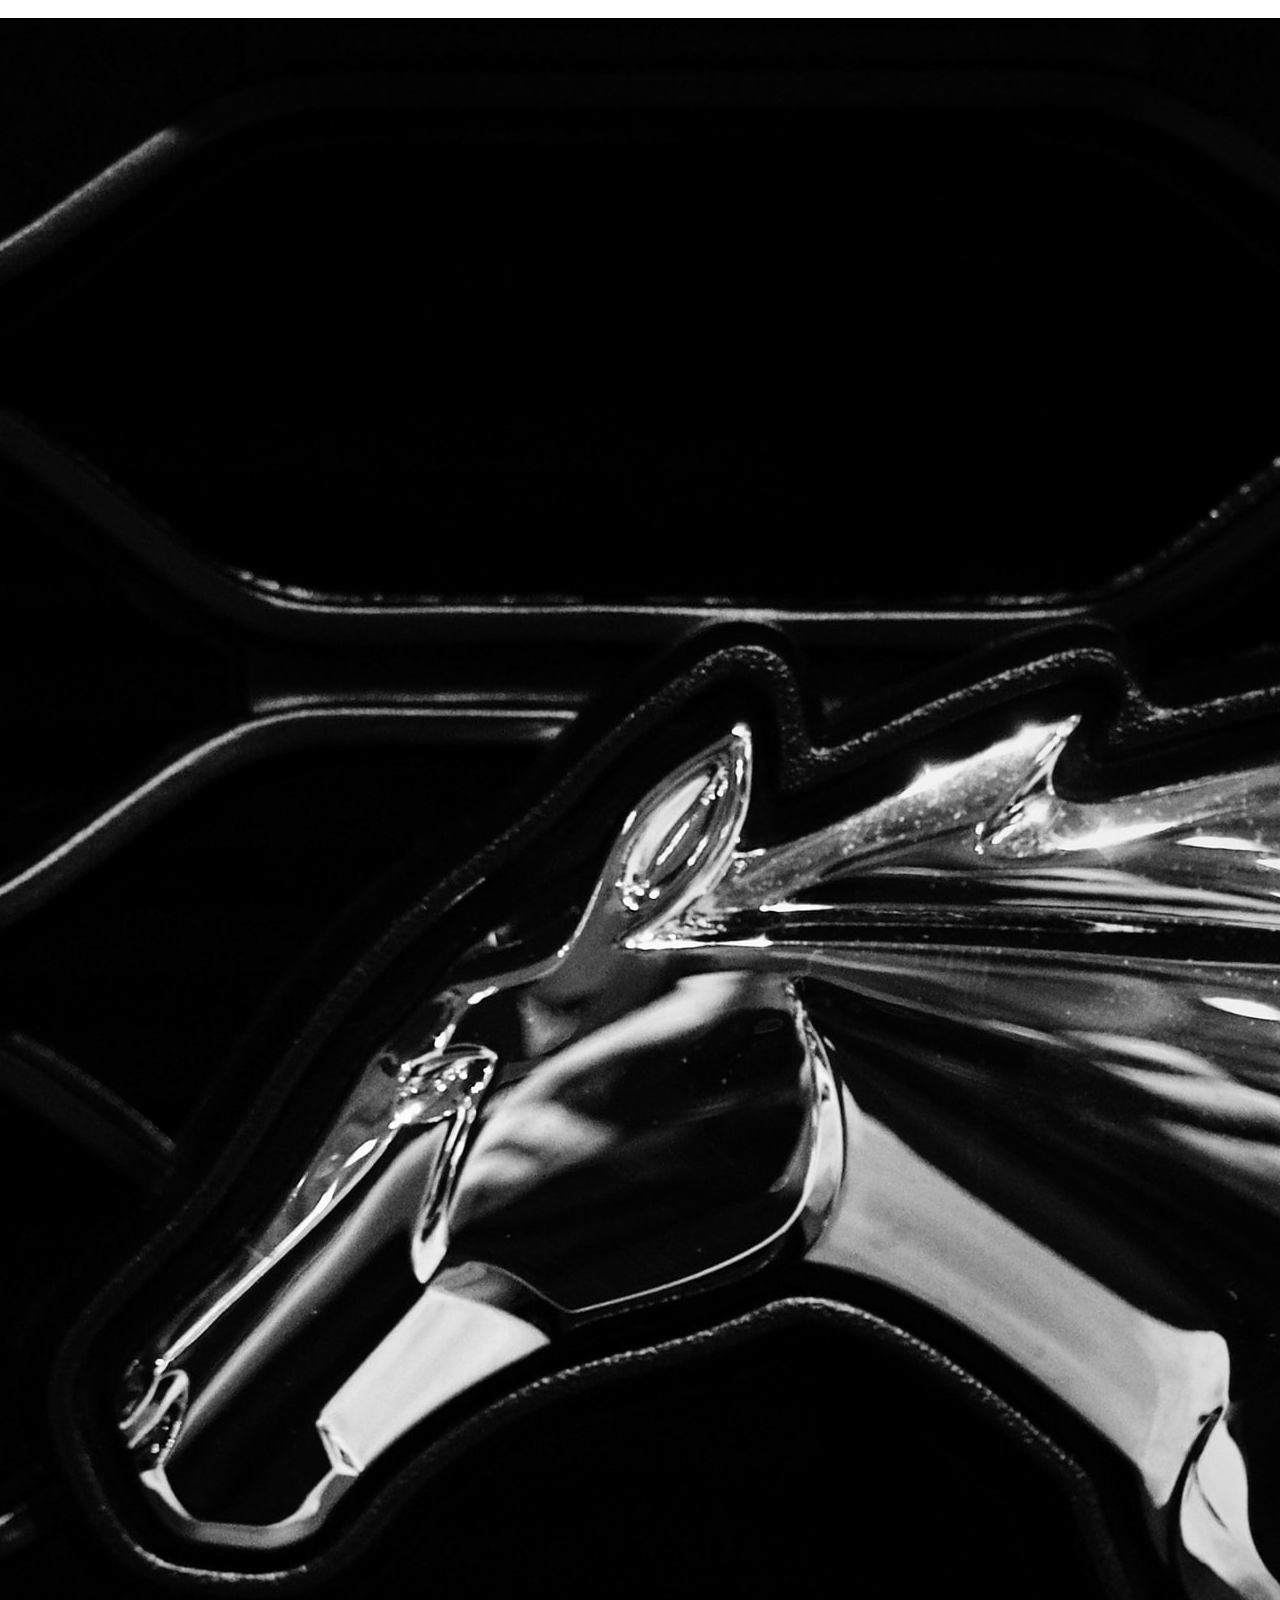
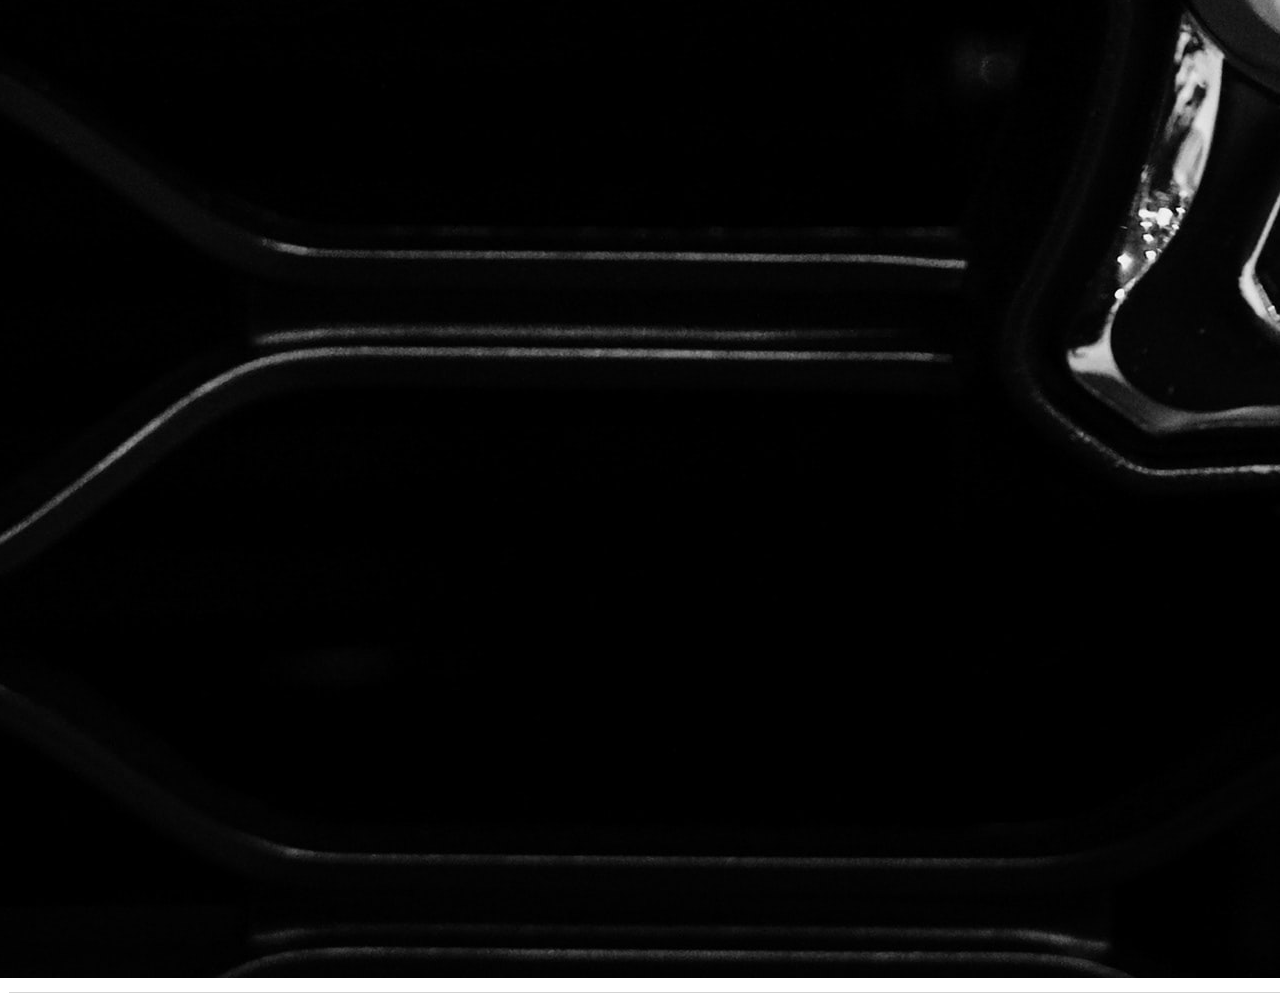
<file: index.html>
<!DOCTYPE html>
<head>
    <title>LUIS CREATION</title>
    <link href="style.css" rel="stylesheet">
</head>
<body>
    <section class="nav">
    
        <div class="navbrand">
            <img src="./images/denin-lawley-HaziTVzN4CU-unsplash (1).jpg">
        </div>
        <ul class="nav-links">
            <li class="nav-link">
              <a href="index.html">home</a>
            </li>
            <li class="nav-link">
              <a href="information.html">information</a>
            </li>
            <li class="nav-link">
              <a href="about.html">about us</a>
            </li>
        </ul>
        <div class="navbar-action">
            <button>Sign up</button>
        </div>
    </section>
</body>
</file>
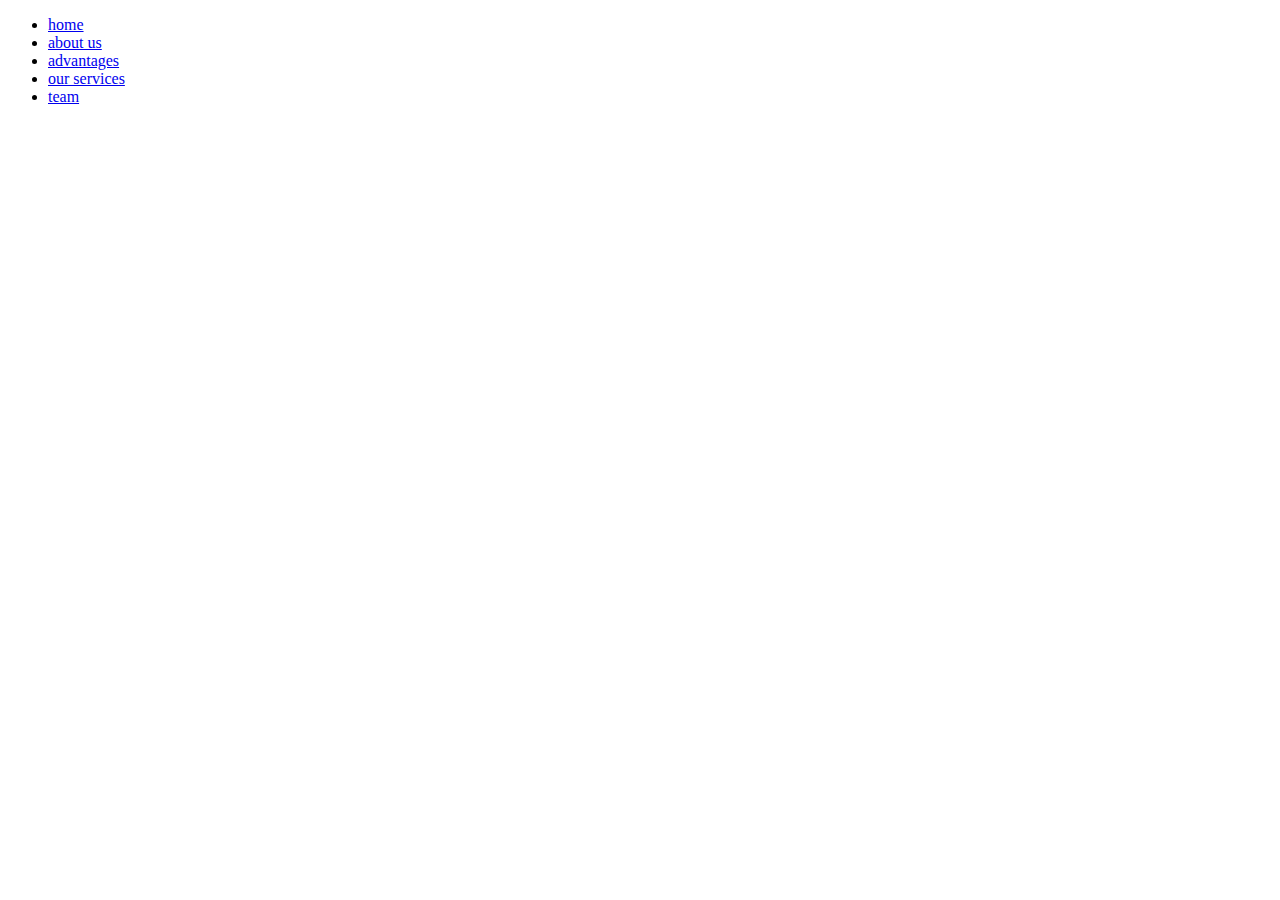
<file: advantages.html>
<!DOCTYPE html>
<head></head>
<body>
    <ul class="nav-links">
    <li class="nav-link">
        <a href="home.html">home</a>
    </li>
    <li class="nav-link">
        <a href="index.html">about us</a>
    </li>
    <li class="nav-link">
        <a href="advantages.html">advantages</a>
    </li>
    <li class="nav-link">
        <a href="services.html">our services</a>
    </li>
    <li class="nav-link">
        <a href="team.html">team</a>
    </li>
   
 </ul>
</body>

 </html>
</file>
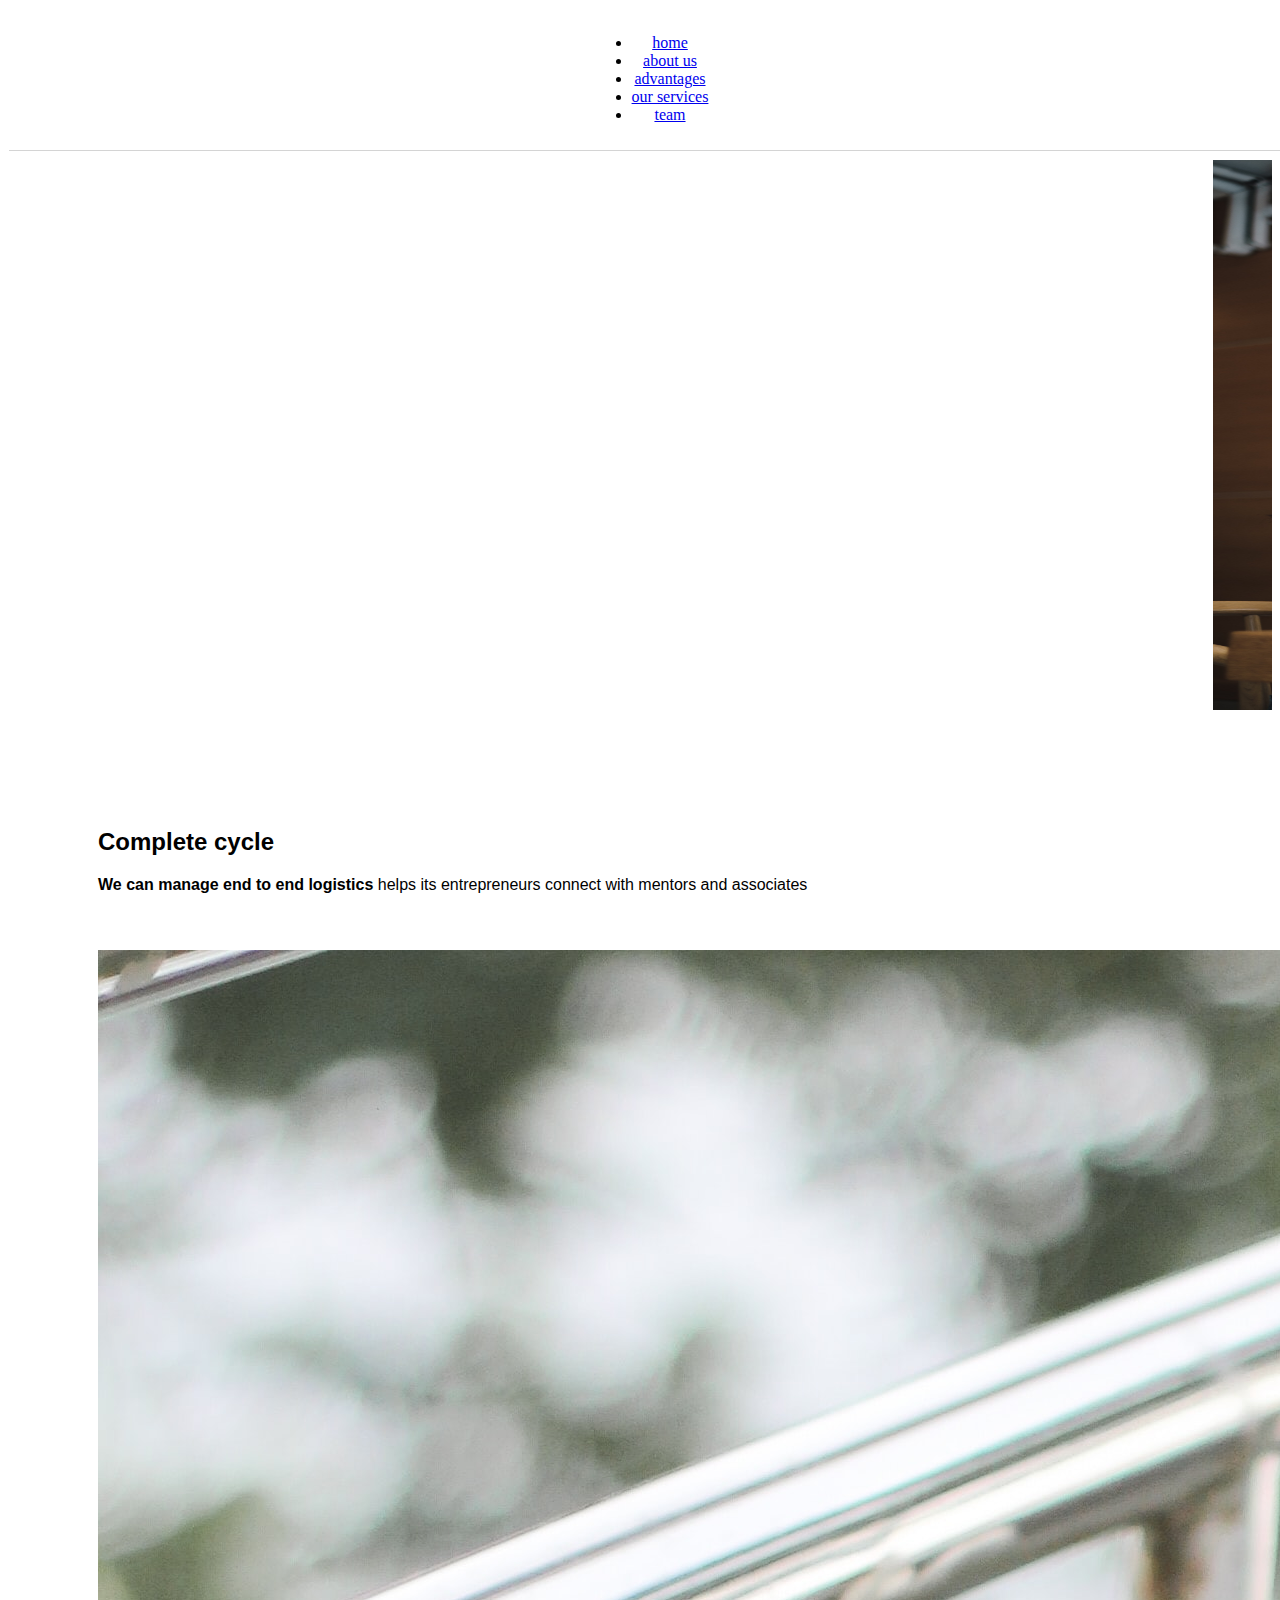
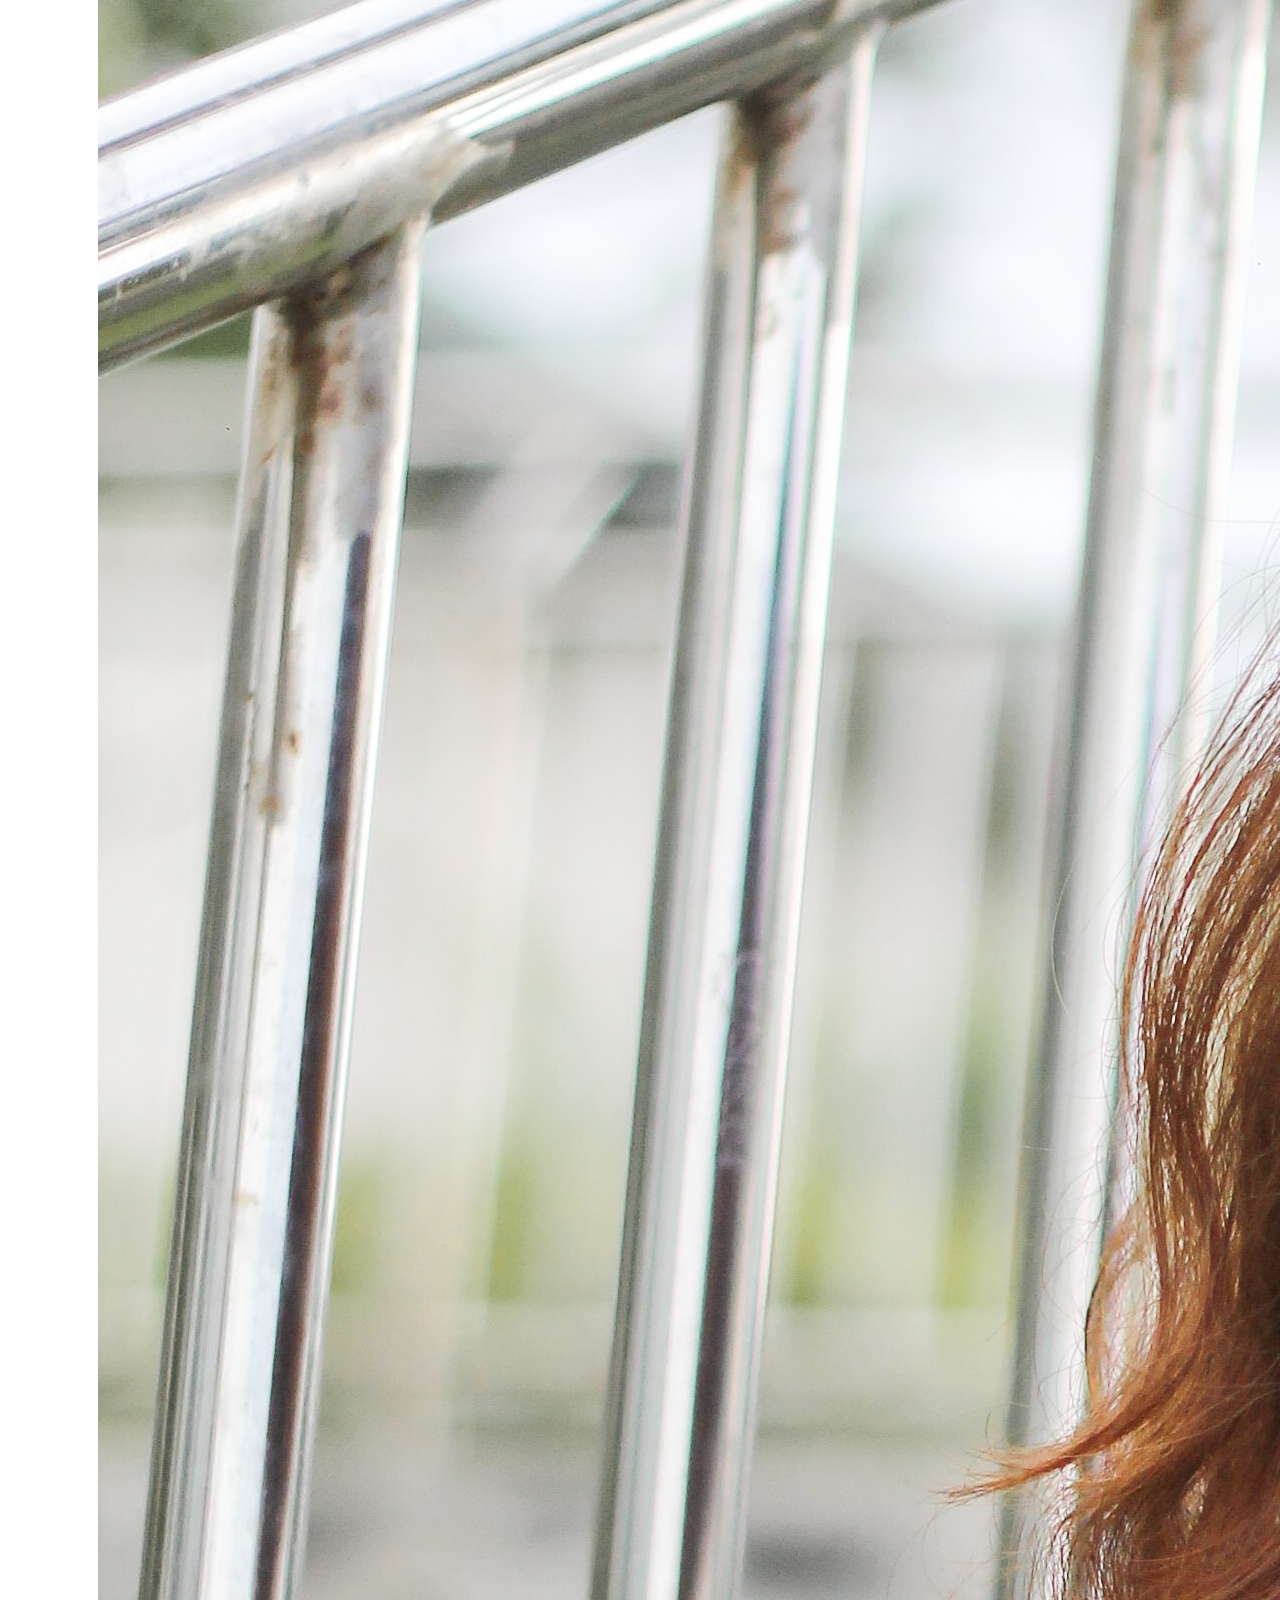
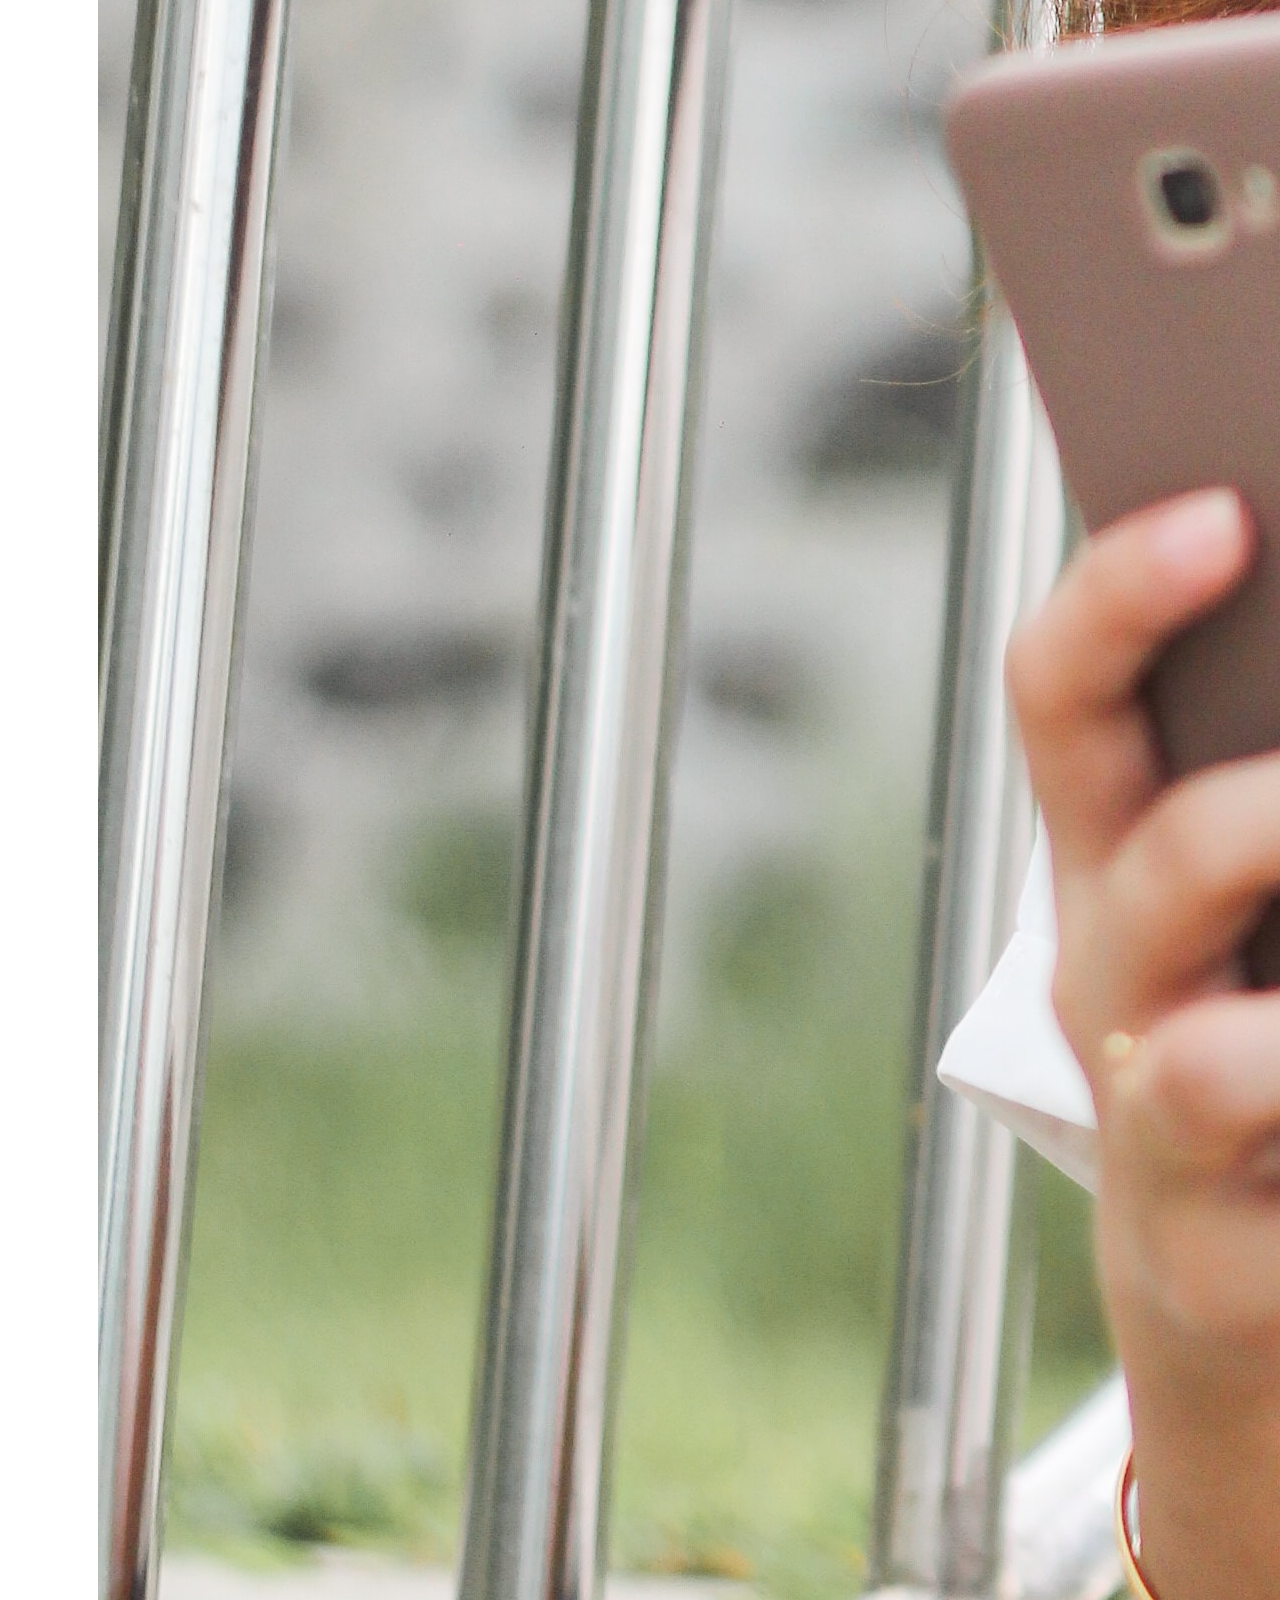
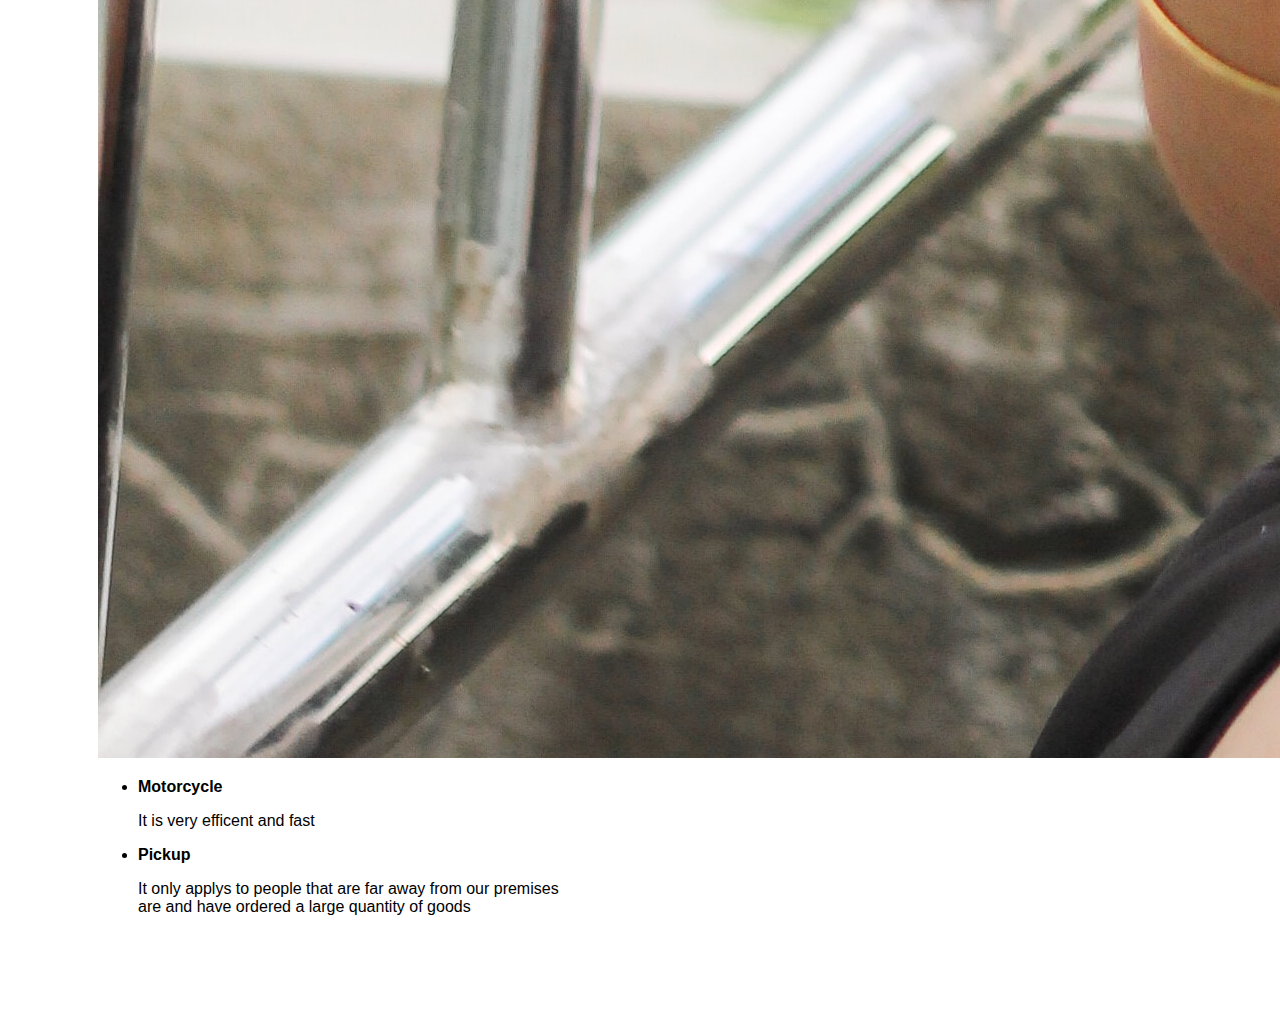
<file: home.html>
<!DOCTYPE html>
 <head>
    <link href="home.css" rel="stylesheet">
 </head>
 <body>
    <section class="bar-view">
     <section class="bar">     
         <ul class="bar-links">
           <li class="bar-link">
             <a href="home.html">home</a>
           </li>
           <li class="bar-link">
             <a href="index.html">about us</a>
           </li>
           <li class="bar-link">
             <a href="advantages.html">advantages</a>
           </li>
           <li class="bar-link">
             <a href="services.html">our services</a>
           </li>
           <li class="bar-link">
             <a href="team.html">team</a>
           </li>
       
         </ul> 
     </section>
    </section>
    <section class="view">
     <marquee>
        <div class="image">
         <img style="width: 700px;height: 550px;" src="./images/airam-dato-on-T90gWliuCQQ-unsplash.jpg">
         <img style="width: 700px;height: 550px;" src="./images/s-migaj-2utfHNj9oM4-unsplash.jpg">
         <img style="width: 700px;height: 550px;" src="./images/jimmy-chang-rmF_OQzkU0U-unsplash.jpg">
         <img style="width: 700px;height: 550px;" src="./images/ghen-mar-cuano-R6dSBkz32B8-unsplash.jpg">
        </div>
     </marquee>
    </section>
    <section class="viewpoint">
        <div class="viewpoint-inner">
            <div class="viewpoint-inner-top">
                <h2>Complete cycle</h2>
                <p><b>We can manage end to end logistics</b> helps its entrepreneurs connect with mentors and associates</p>
            </div>
            <div class="viewpoint-inner-bottom">
                <div class="viewpoint-innner-bottom-left">
                    <img src="./images/ghen-mar-cuano-R6dSBkz32B8-unsplash.jpg">
                    <ul>
                        <li><b>Motorcycle</b></li>
                        <p>It is very efficent and fast</p>
                        <li><b>Pickup</b></li>
                        <p>It only applys to people that are far away from our premises <br>are and have ordered a large quantity of goods </p>
                    </ul>
                </div>
                <div class="viewpoint-inner-bottom-right">
                    <ul>
                        <li><b>Ship</b></li>
                        <p>This applies to our overseas customers,<br> we ensure that the gooda are handled with care</p>
                        <li>Airplane</li>
                        <p>For our customers who want to get there goods as fast <br> as possible we also offer air transport at some transportation cost</p>
                    </ul>
                </div>
                 
            
            </div>
        </div>
    </section>

 </body>
</html>
</file>
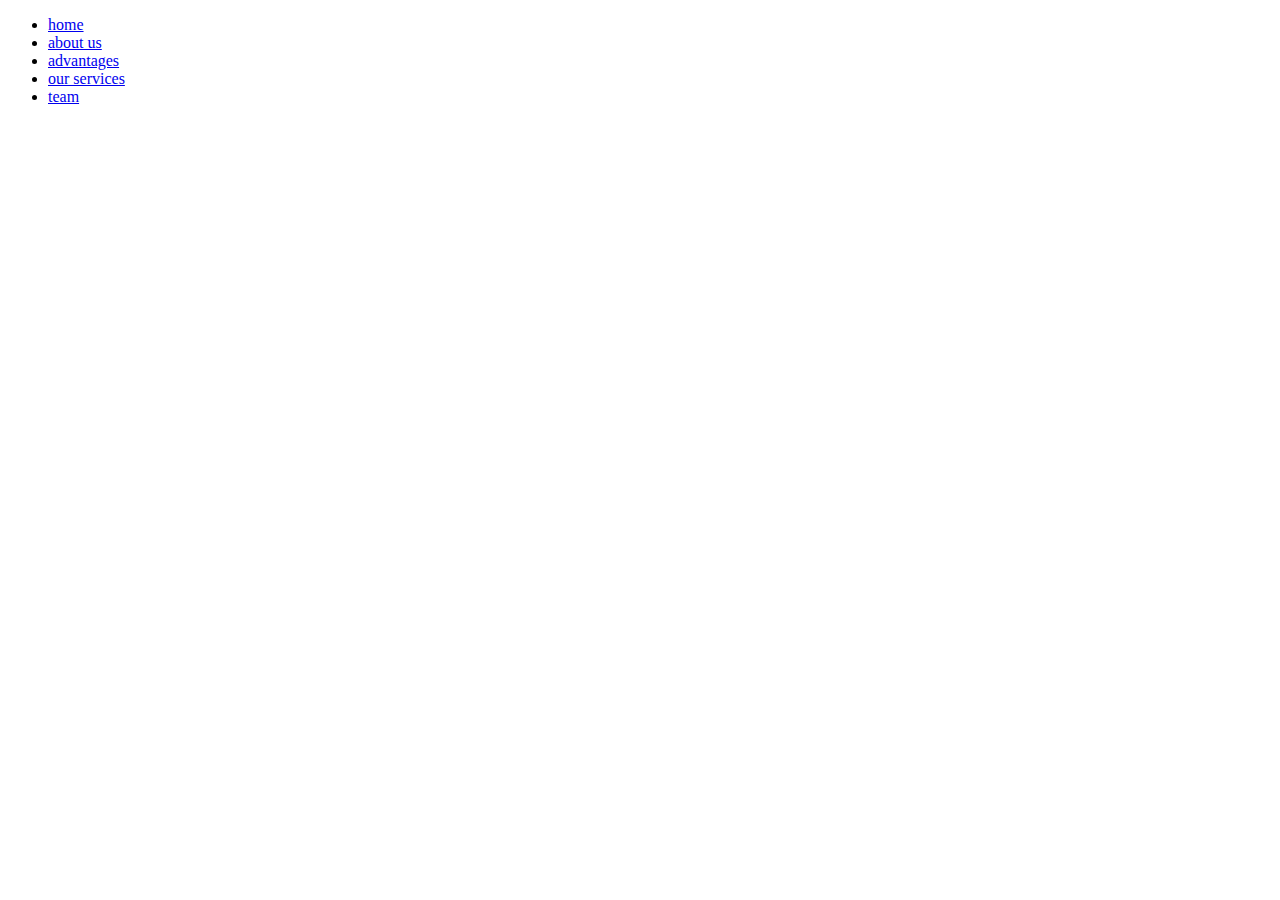
<file: services.html>
<!DOCTYPE html>
<head></head>
<body>
    <ul class="nav-links">
        <li class="nav-link">
            <a href="home.html">home</a>
        </li>
        <li class="nav-link">
            <a href="index.html">about us</a>
        </li>
        <li class="nav-link">
            <a href="advantages.html">advantages</a>
        </li>
        <li class="nav-link">
            <a href="services.html">our services</a>
        </li>
        <li class="nav-link">
            <a href="team.html">team</a>
        </li>
       
     </ul>
</body>
</html>
</file>
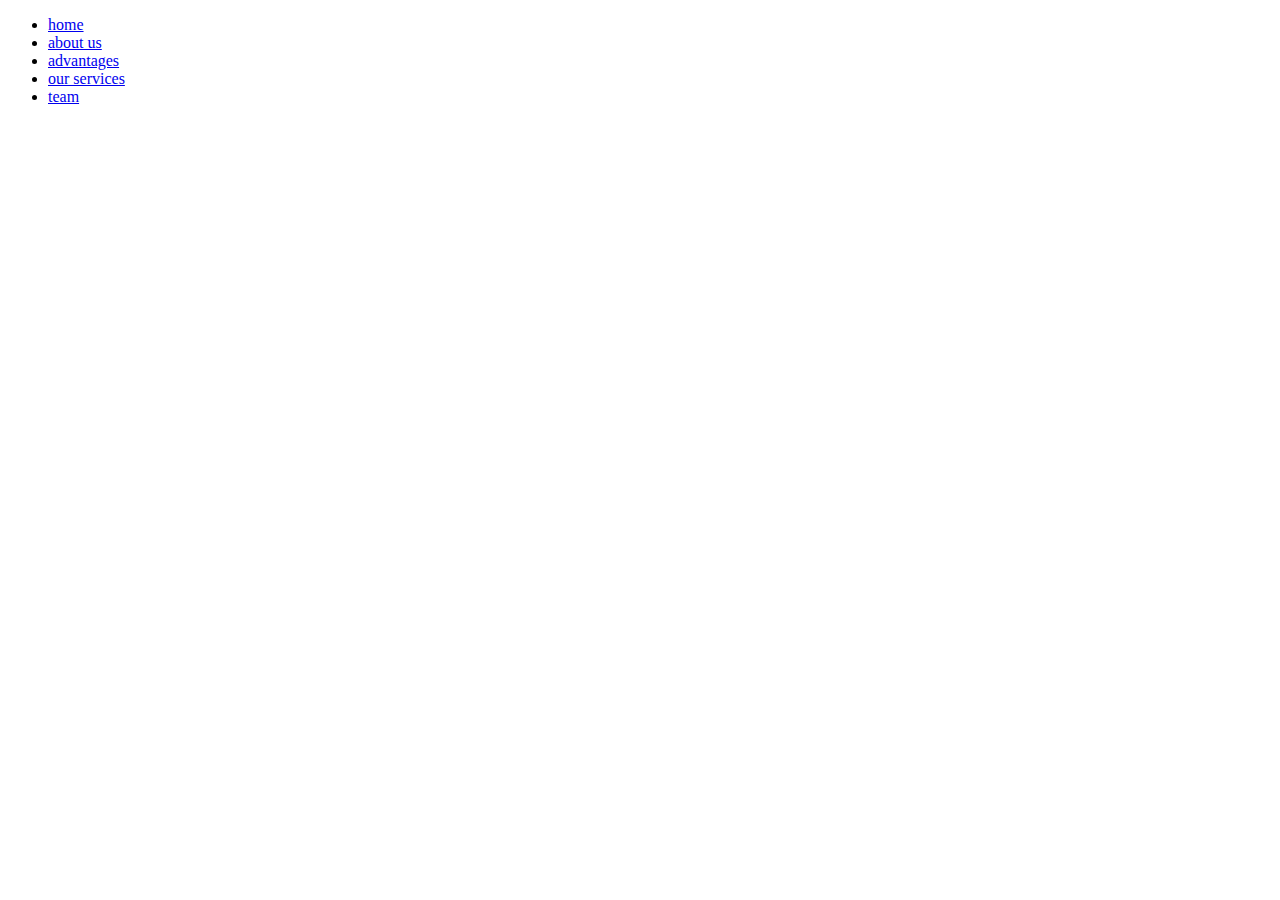
<file: team.html>
<!DOCTYPE html>
 <head></head>
 <body>
  <ul class="nav-links">
    <li class="nav-link">
        <a href="home.html">home</a>
    </li>
    <li class="nav-link">
        <a href="index.html">about us</a>
    </li>
    <li class="nav-link">
        <a href="advantages.html">advantages</a>
    </li>
    <li class="nav-link">
        <a href="services.html">our services</a>
    </li>
    <li class="nav-link">
        <a href="team.html">team</a>
    </li>
   
  </ul>
 </body>
 </html>
</file>
<file: style.css>
body{
    overflow-x: hidden;
}

.nav{
    width: 100%;
    display: flex;
    justify-content: center;
    text-align: center;
    padding: 10px;
    margin-bottom: 10px;
    box-shadow: 1px 1px #d4d4d4 ;
    
}
.nav .nav-links{
    list-style-type: none;
    display: flex;
    flex-direction: row;
    margin: 0px auto;
    padding: 0px;
    width: 50%;
    justify-content: space-between;
}
.nav .nav-links .nav-link a{
    text-decoration: none;
    text-transform: uppercase;
    font-family: 'Segoe UI', Tahoma, Geneva, Verdana, sans-serif;
    color: black;
}
.nav .navbar-brand{
    display: flex;
    justify-content: center;
    width: 10%;

}
.nav .navbar-brand img{
    width: 80px;
    height: 60px;
    image-orientation: initial;
    image-rendering: auto;
}
.nav .navbar-action{
    width: 10%;
}
.nav .navbar-action button{
    padding: 6px;
    font-family: 'Segoe UI', Tahoma, Geneva, Verdana, sans-serif;
    background-color: grey;
    justify-content: center;
    display: flex;
    margin: 0px;
    width: 80%;
    border: none;
}
.hero .hero-image img{
   width: 500px;
   height:350px;
}
.hero{
    width: 70%;
    margin: 0px auto;
    display: flex;
    flex-direction:row;
    justify-content: space-between;
    padding: 10px;

}
.hero .hero-details .bar-action button{
   font-family: 'Segoe UI', Tahoma, Geneva, Verdana, sans-serif;
   padding: 8px;
   justify-content: center;
   display: flex;
   background-color: #d4d4d4;
   margin: 0px;
   width: 100%;
   border: none;
   text-transform: uppercase;

}
.hero .hero-details{
    font-family: 'Times New Roman', Times, serif;
    font-size: large;
    margin: 10px;
    padding: 10px;
    
}
.base{
    background-color:rgb(246, 246, 237);
    margin: 0px auto;
    padding: 10px;
    width:100%;
}
.board{
    font-family:'Segoe UI', Tahoma, Geneva, Verdana, sans-serif;
    width: 70%;
    margin: 0px auto;
    padding-top: 20px;
    padding: 10px;
    display: flex;
    justify-content: space-between;
}

.board .board-inner .board-top{
    font-size: medium;
    
}
.board .board-inner .board-bottom{
    display: flex;
    justify-content: space-between;
    flex-direction: row;
}
.board .board-inner .board-bottom .board-bottom-left{
    font-size: medium;
    padding-top: 20px ;
    text-align: left;
}
.board .board-inner .board-bottom .board-bottom-right{
    justify-content: right;
    font-size: medium;
}
.board .board-inner .board-bottom .board-bottom-right img{
    width: 450px;
    height: 350px;
}
.punch{
    font-family: Arial, Helvetica, sans-serif;
    width: 70%;
    margin: 0px auto;
    padding-top: 8px;
    padding: 0px;
    display: flex;
    justify-content: space-between;
    box-shadow:inset;
}
.punch .punch-inner .punch-inner-top{
    font-size: medium;
}
.punch .punch-inner .punch-inner-bottom{
    display: flex;
    flex-direction: row;
    justify-content: space-between;
    padding-top: 10px;
    background-color: rgb(249, 249, 246);
}
.punch .punch-inner .punch-inner-bottom .punch-inner-bottom-left{
    font-size: medium;
}
.punch .punch-inner .punch-inner-bottom .punch-inner-bottom-right iframe{
    width: 450px;
    height: 350px;
}
.view{
    text-align: center;
    padding-top: 10px;
}

.table-data{
    font-family: Arial, Helvetica, sans-serif;
    width: 70%;
    margin: 0px auto;
    padding: 8px 0px;
    /* display: flex;
    justify-content: space-between; */
    /* box-shadow:inset; */
}

.table-data .table-data-inner{
    width: 100%;
}

.table-data .table-data-inner .table-holder table{
    width: 900px;
    text-align: center;
}

table, th, td {
    padding: 7px;
}
tr:nth-child(even), th{
    background-color: #d4d4d4;
}
</file>
<file: home.css>
.bar-view{
    width:100%;
    display: flex;
    text-align: center;
    justify-content: center;
    padding: 10px;
    margin-bottom: 10px;
    box-shadow:1px 1px #d4d4d4 ;
}

.viewpoint{
    width: 100%;
    display: flex;
    margin: 90px;
    justify-content: space-between;
    padding-top: 8px;
    padding: 0px;
    font-family: 'Segoe UI', Tahoma, Geneva, Verdana, sans-serif;
}

.viewpoint .viewpoint-inner .viewpoint-inner-top{
    font-size: medium;
}
.viewpoint .viewpoint-inner .viewpoint-inner-bottom{
    display: flex;
    justify-content: space-between;
    flex-direction: row;
    padding-top: 40px;
}
.viewpoint .viewpoint-inner .viewpoint-inner-bottom .viewpoint-inner-bottom-left img{
    width: 450px;
    height: 350px;
}
.viewpoint .viewpoint-inner .viewpoint-inner-bottom .viewpoint-inner-bottom-left{
    font-size: medium;
}
</file>
